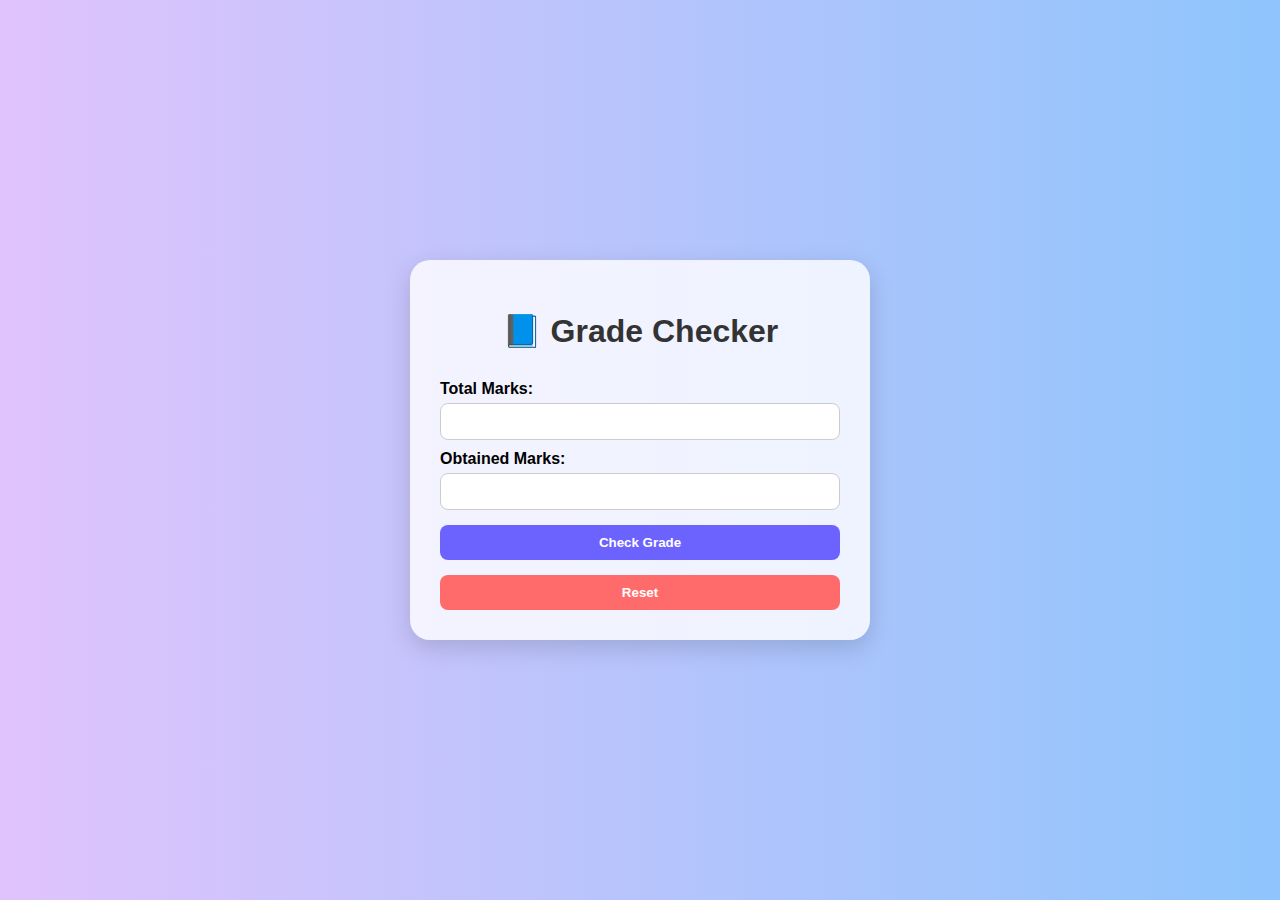
<file: Beginner-Projects/Grade_Checker_Web/index.html>
<!DOCTYPE html>
<html lang="en">
<head>
  <meta charset="UTF-8">
  <meta name="viewport" content="width=device-width, initial-scale=1.0">
  <title>Grade Checker</title>
  <link rel="stylesheet" href="style.css">
</head>
<body>
  <div class="container">
    <h1>📘 Grade Checker</h1>

    <form id="gradeForm">
      <label>Total Marks:</label>
      <input type="number" id="totalMarks" required>

      <label>Obtained Marks:</label>
      <input type="number" id="obtainedMarks" required>

      <button type="submit">Check Grade</button>
      <button type="reset" class="reset">Reset</button>
    </form>

    <div class="result-box" id="resultBox" style="display: none;">
      <p id="percentageText"></p>
      <p id="gradeText"></p>
      <div class="progress-bar">
        <div class="fill" id="progressFill"></div>
      </div>
    </div>
  </div>

  <script src="script.js"></script>
</body>
</html>
</file>
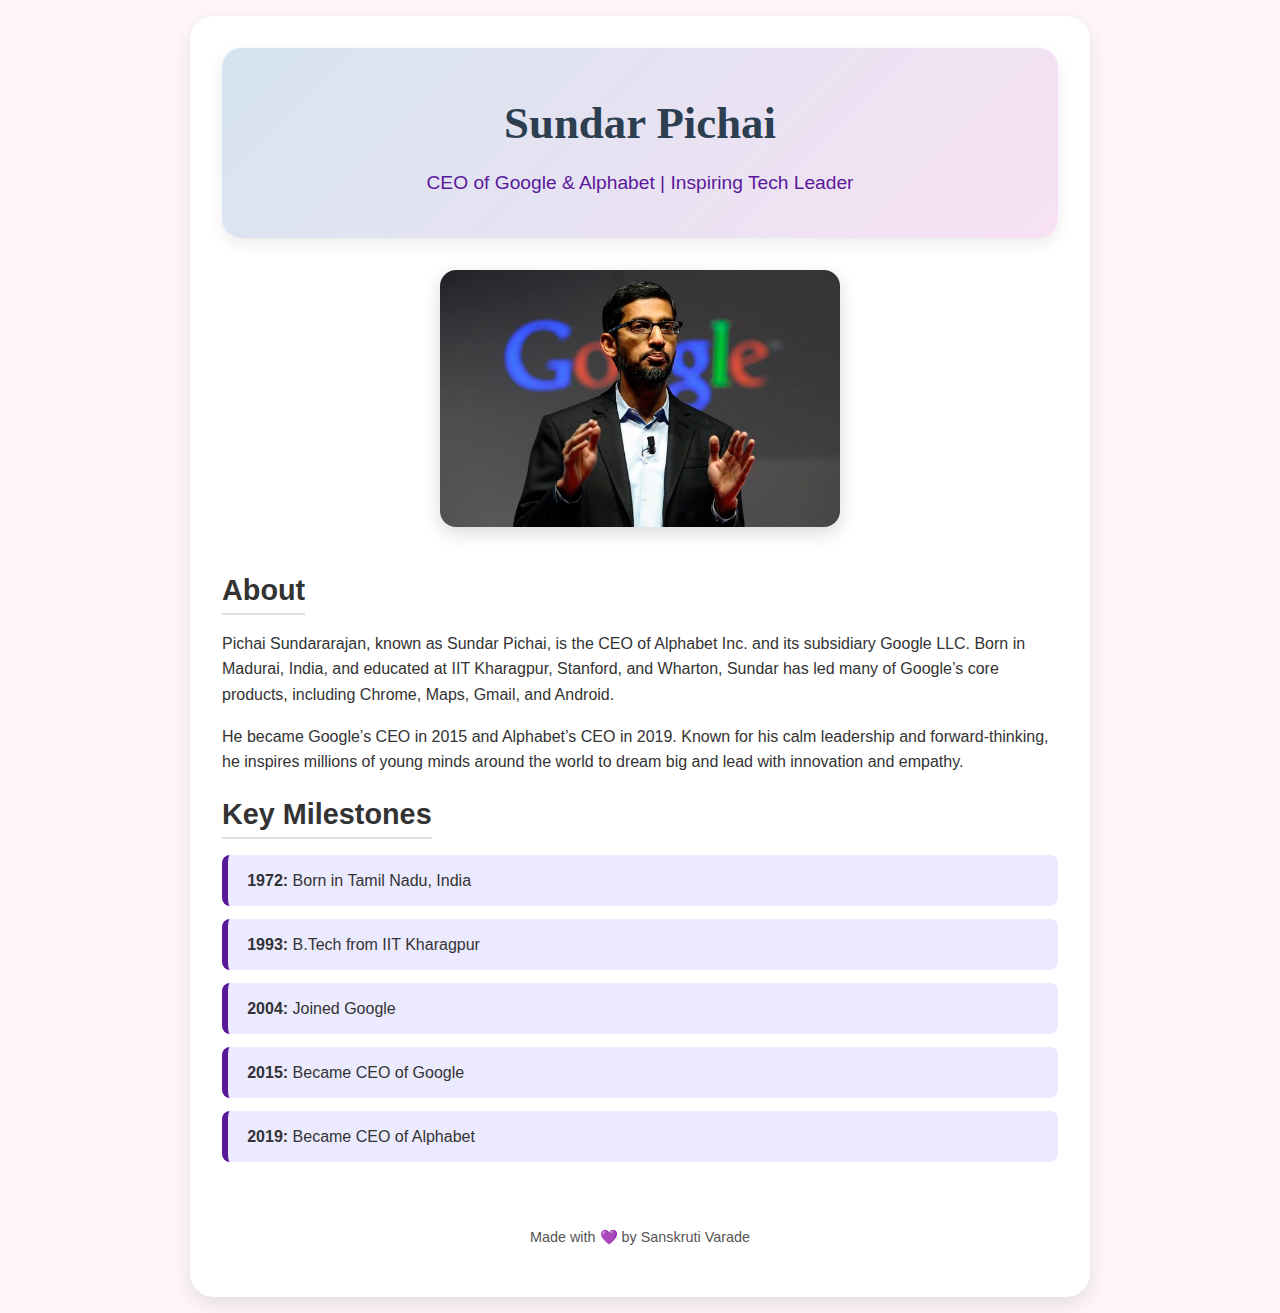
<file: Beginner-Projects/sundar-pichai-tributepage/index.html>
<!DOCTYPE html>
<html lang="en">
<head>
  <meta charset="UTF-8">
  <title>Sundar Pichai Tribute</title>
  <link rel="stylesheet" href="style.css">
</head>
<body>
  <div class="container">
    <header>
      <h1>Sundar Pichai</h1>
      <p>CEO of Google & Alphabet | Inspiring Tech Leader</p>
    </header>

    <section class="image-section">
      <img src="assets/sundar.jpeg" alt="Sundar Pichai">
    </section>

    <section class="bio">
      <h2>About</h2>
      <p>
        Pichai Sundararajan, known as Sundar Pichai, is the CEO of Alphabet Inc. and its subsidiary Google LLC. Born in Madurai, India, and educated at IIT Kharagpur, Stanford, and Wharton, Sundar has led many of Google’s core products, including Chrome, Maps, Gmail, and Android.
      </p>
      <p>
        He became Google’s CEO in 2015 and Alphabet’s CEO in 2019. Known for his calm leadership and forward-thinking, he inspires millions of young minds around the world to dream big and lead with innovation and empathy.
      </p>
    </section>

    <section class="timeline">
      <h2>Key Milestones</h2>
      <ul>
        <li><strong>1972:</strong> Born in Tamil Nadu, India</li>
        <li><strong>1993:</strong> B.Tech from IIT Kharagpur</li>
        <li><strong>2004:</strong> Joined Google</li>
        <li><strong>2015:</strong> Became CEO of Google</li>
        <li><strong>2019:</strong> Became CEO of Alphabet</li>
      </ul>
    </section>

    <footer>
      <p>Made with 💜 by Sanskruti Varade</p>
    </footer>
  </div>
</body>
</html>
</file>
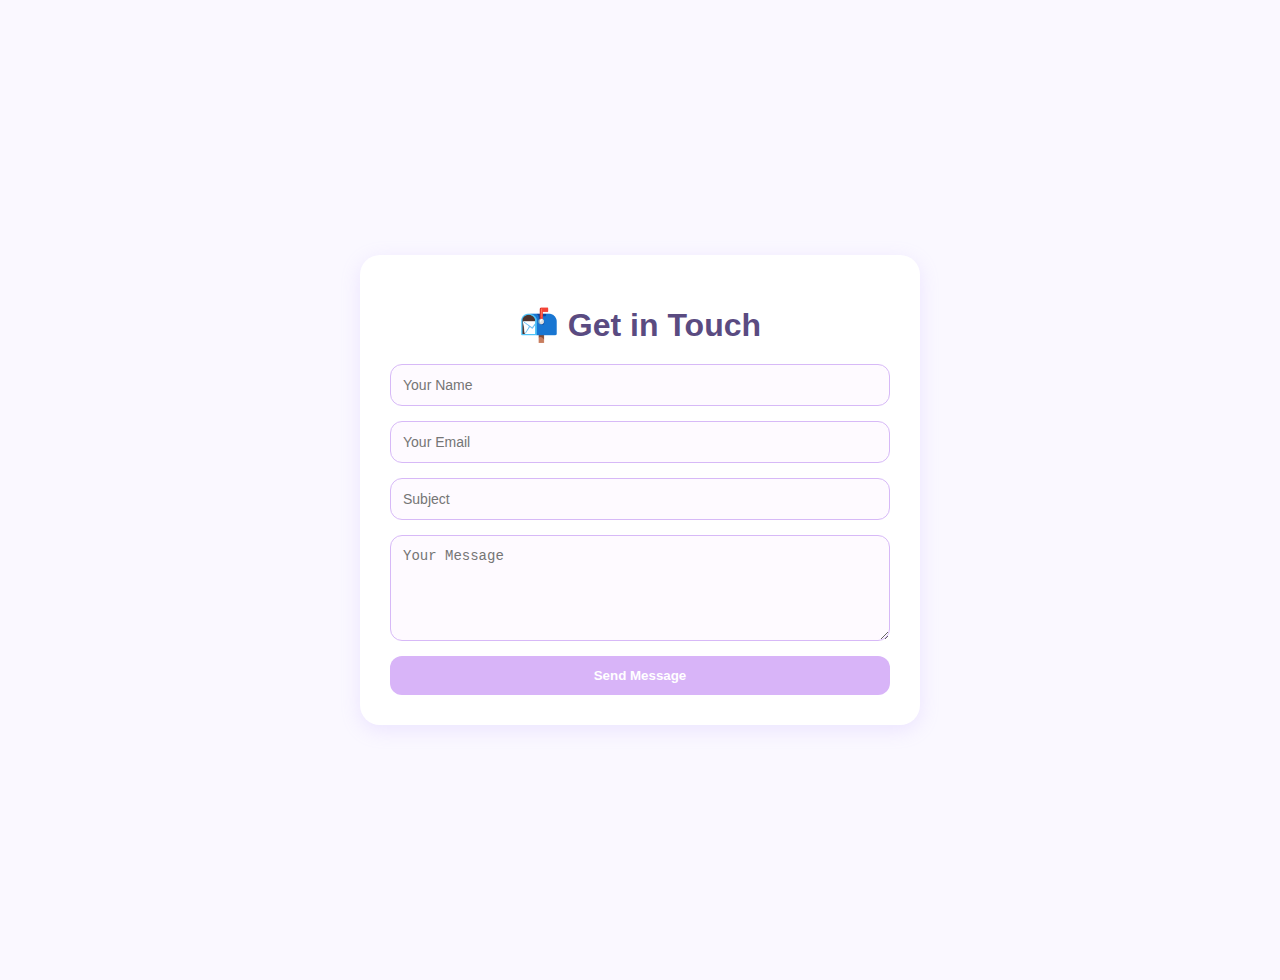
<file: Intermediate-Projects/Contact-Form/index.html>
<!DOCTYPE html>
<html lang="en">
<head>
  <meta charset="UTF-8" />
  <meta name="viewport" content="width=device-width, initial-scale=1.0"/>
  <title>Contact Us</title>
  <link rel="stylesheet" href="style.css" />
</head>
<body>
  <div class="container">
    <h1>📬 Get in Touch</h1>
    <form action="submit.php" method="POST">
      <input type="text" name="name" placeholder="Your Name" required />
      <input type="email" name="email" placeholder="Your Email" required />
      <input type="text" name="subject" placeholder="Subject" required />
      <textarea name="message" rows="5" placeholder="Your Message" required></textarea>
      <button type="submit">Send Message</button>
    </form>
  </div>
</body>
</html>
</file>
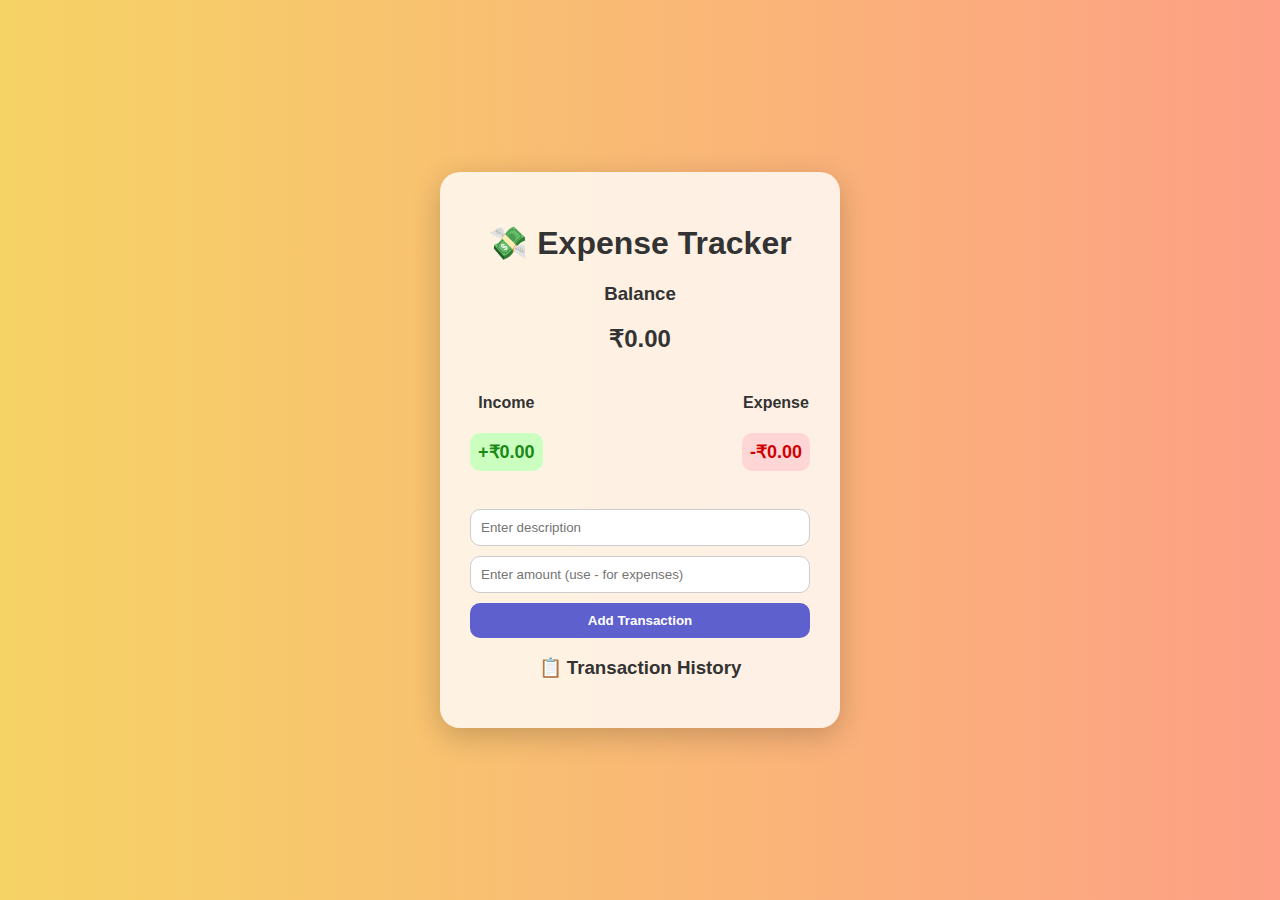
<file: Intermediate-Projects/Expense-Tracker/index.html>
<!DOCTYPE html>
<html lang="en">
<head>
  <meta charset="UTF-8" />
  <meta name="viewport" content="width=device-width, initial-scale=1.0"/>
  <title>Expense Tracker</title>
  <link rel="stylesheet" href="style.css" />
</head>
<body>
  <div class="container">
    <h1>💸 Expense Tracker</h1>
    
    <div class="balance">
      <h3>Balance</h3>
      <h2 id="balance">₹0.00</h2>
    </div>

    <div class="summary">
      <div>
        <h4>Income</h4>
        <p class="money plus" id="income">+₹0.00</p>
      </div>
      <div>
        <h4>Expense</h4>
        <p class="money minus" id="expense">-₹0.00</p>
      </div>
    </div>

    <form id="form">
      <input type="text" id="text" placeholder="Enter description" required />
      <input type="number" id="amount" placeholder="Enter amount (use - for expenses)" required />
      <button type="submit">Add Transaction</button>
    </form>

    <h3>📋 Transaction History</h3>
    <ul id="list" class="list"></ul>
  </div>

  <script src="script.js"></script>
</body>
</html>
</file>
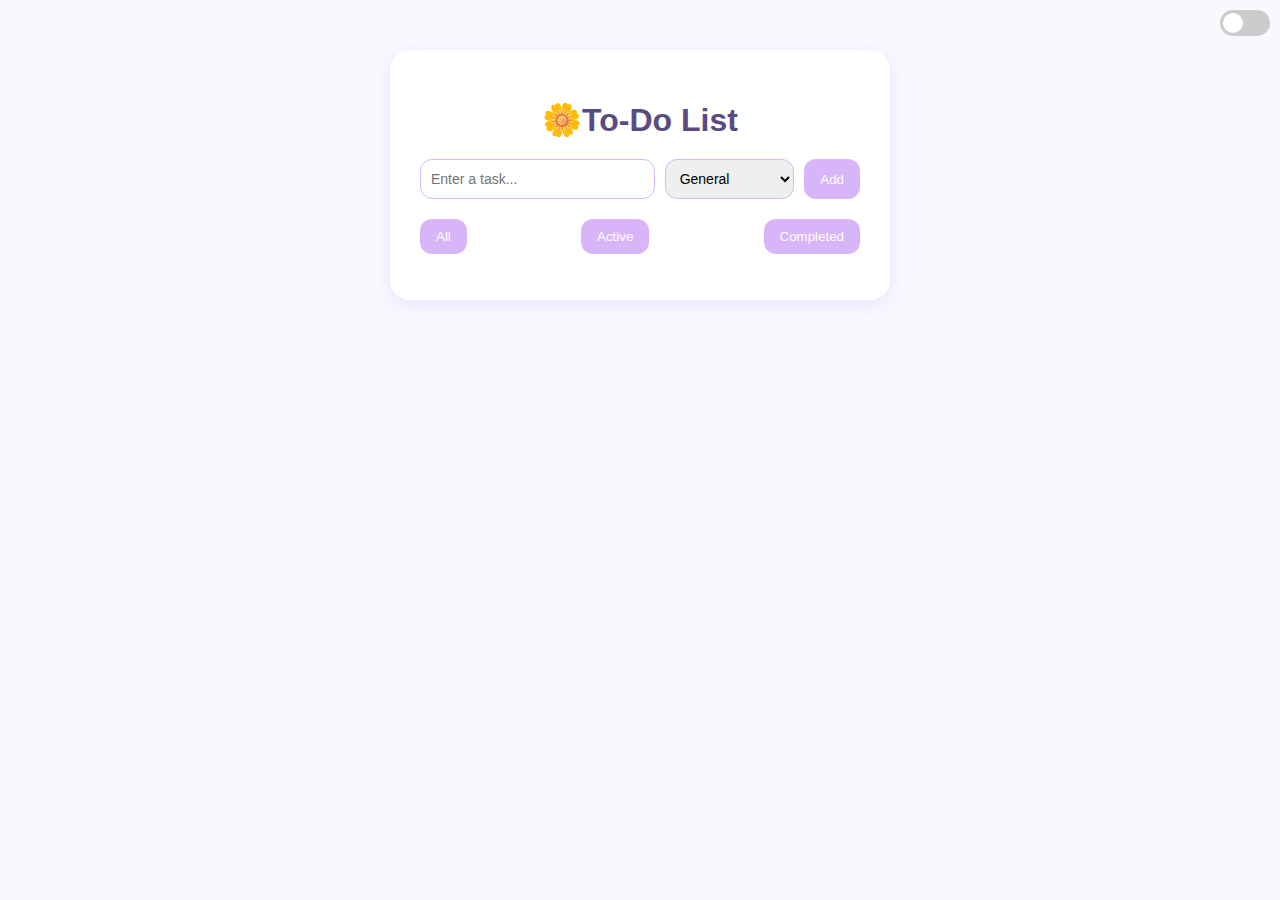
<file: Intermediate-Projects/ToDo-List/index.html>
<!DOCTYPE html>
<html lang="en">
<head>
  <meta charset="UTF-8" />
  <meta name="viewport" content="width=device-width, initial-scale=1.0"/>
  <title>Pastel To-Do List</title>
  <link rel="stylesheet" href="style.css" />
</head>
<body>
  <div class="toggle-container">
    <label class="switch">
      <input type="checkbox" id="theme-toggle">
      <span class="slider"></span>
    </label>
  </div>

  <div class="container">
    <h1>🌼To-Do List</h1>

    <div class="input-section">
      <input type="text" id="task-input" placeholder="Enter a task..." />
      <select id="category-select">
        <option value="General">General</option>
        <option value="Study">Study</option>
        <option value="Work">Work</option>
        <option value="Personal">Personal</option>
      </select>
      <button onclick="addTask()">Add</button>
    </div>

    <div class="filter-buttons">
      <button onclick="filterTasks('all')">All</button>
      <button onclick="filterTasks('active')">Active</button>
      <button onclick="filterTasks('completed')">Completed</button>
    </div>

    <ul id="task-list"></ul>
  </div>

  <script src="script.js"></script>
</body>
</html>
</file>
<file: Beginner-Projects/Grade_Checker_Web/style.css>
body {
  margin: 0;
  font-family: "Poppins", sans-serif;
  background: linear-gradient(to right, #e0c3fc, #8ec5fc);
  display: flex;
  justify-content: center;
  align-items: center;
  height: 100vh;
}

.container {
  background: #ffffffcc;
  padding: 30px;
  border-radius: 20px;
  box-shadow: 0 8px 25px rgba(0, 0, 0, 0.15);
  width: 90%;
  max-width: 400px;
}

h1 {
  text-align: center;
  margin-bottom: 20px;
  color: #333;
}

form {
  display: flex;
  flex-direction: column;
}

label {
  margin-top: 10px;
  font-weight: 600;
}

input {
  padding: 10px;
  margin-top: 5px;
  border-radius: 8px;
  border: 1px solid #ccc;
}

button {
  margin-top: 15px;
  padding: 10px;
  border: none;
  border-radius: 8px;
  background-color: #6c63ff;
  color: white;
  font-weight: bold;
  cursor: pointer;
  transition: background 0.3s;
}

button:hover {
  background-color: #5142d8;
}

button.reset {
  background-color: #ff6b6b;
}

button.reset:hover {
  background-color: #d64545;
}

.result-box {
  margin-top: 25px;
  text-align: center;
}

.progress-bar {
  height: 20px;
  width: 100%;
  background: #eee;
  border-radius: 10px;
  margin-top: 10px;
  overflow: hidden;
}

.fill {
  height: 100%;
  background: #6c63ff;
  width: 0;
  transition: width 1s;
  border-radius: 10px;
}
</file>
<file: Beginner-Projects/sundar-pichai-tributepage/style.css>
/* Base Styling */
* {
  margin: 0;
  padding: 0;
  box-sizing: border-box;
  scroll-behavior: smooth;
}

body {
  font-family: 'Poppins', sans-serif;
  background-color: #fef6f9;
  color: #333;
  line-height: 1.6;
  padding: 1rem;
}

/* Container */
.container {
  max-width: 900px;
  margin: auto;
  padding: 2rem;
  background-color: #ffffff;
  border-radius: 1.5rem;
  box-shadow: 0 8px 20px rgba(0, 0, 0, 0.1);
}

/* Header */
header {
  text-align: center;
  background: linear-gradient(135deg, #d6e4f0, #f8e1f4);
  padding: 2.5rem 1rem;
  border-radius: 1.2rem;
  box-shadow: 0 6px 15px rgba(0,0,0,0.08);
  margin-bottom: 2rem;
}

header h1 {
  font-family: 'Playfair Display', serif;
  font-size: 2.8rem;
  margin-bottom: 0.5rem;
  color: #2c3e50;
}

header p {
  font-size: 1.2rem;
  color: #5a189a;
}

/* Image Section */
.image-section {
  text-align: center;
  margin: 2rem 0;
}

.image-section img {
  width: 100%;
  max-width: 400px;
  border-radius: 1rem;
  transition: transform 0.3s ease;
  box-shadow: 0 6px 18px rgba(0, 0, 0, 0.15);
}

.image-section img:hover {
  transform: scale(1.05);
}

/* Bio */
.bio h2, .timeline h2 {
  font-size: 1.8rem;
  color: #333;
  margin-bottom: 1rem;
  border-bottom: 2px solid #ddd;
  display: inline-block;
}

.bio p {
  font-size: 1rem;
  margin-bottom: 1rem;
}

/* Timeline */
.timeline ul {
  list-style: none;
  padding: 0;
}

.timeline li {
  background-color: #eceaff;
  margin-bottom: 0.8rem;
  padding: 0.8rem 1.2rem;
  border-left: 6px solid #5a189a;
  border-radius: 0.5rem;
  transition: background 0.3s ease;
}

.timeline li:hover {
  background-color: #d6d6f5;
}

/* Footer */
footer {
  text-align: center;
  margin-top: 3rem;
  font-size: 0.9rem;
  color: #555;
  padding: 1rem;
}

/* Responsive Design */
@media (max-width: 600px) {
  header h1 {
    font-size: 2rem;
  }

  header p {
    font-size: 1rem;
  }

  .bio h2, .timeline h2 {
    font-size: 1.4rem;
  }

  .container {
    padding: 1rem;
  }

  .image-section img {
    width: 90%;
  }
}
</file>
<file: Intermediate-Projects/Contact-Form/style.css>
body {
  font-family: 'Poppins', sans-serif;
  background: #faf8ff;
  margin: 0;
  display: flex;
  justify-content: center;
  align-items: center;
  padding: 40px;
  min-height: 100vh;
}

.container {
  background: #ffffff;
  padding: 30px;
  border-radius: 20px;
  box-shadow: 0 5px 20px rgba(180, 148, 255, 0.2);
  width: 90%;
  max-width: 500px;
}

h1 {
  text-align: center;
  color: #5a4b81;
  margin-bottom: 20px;
}

form {
  display: flex;
  flex-direction: column;
}

input,
textarea {
  padding: 12px;
  margin-bottom: 15px;
  border-radius: 12px;
  border: 1px solid #d7b9f7;
  font-size: 14px;
  background-color: #fefaff;
}

input:focus,
textarea:focus {
  outline: none;
  border-color: #c084fc;
  box-shadow: 0 0 5px #e0d7ff;
}

button {
  padding: 12px;
  background-color: #d8b4f8;
  color: white;
  border: none;
  border-radius: 12px;
  font-weight: 600;
  cursor: pointer;
  transition: 0.3s;
}

button:hover {
  background-color: #c084fc;
}

/* Responsive */
@media (max-width: 480px) {
  .container {
    padding: 20px;
  }
}
</file>
<file: Intermediate-Projects/Expense-Tracker/style.css>
* {
  box-sizing: border-box;
}

body {
  margin: 0;
  font-family: 'Poppins', sans-serif;
  background: linear-gradient(to right, #f6d365, #fda085);
  display: flex;
  justify-content: center;
  align-items: center;
  min-height: 100vh;
}

.container {
  background: #ffffffcc;
  padding: 30px;
  border-radius: 20px;
  width: 90%;
  max-width: 400px;
  box-shadow: 0 8px 30px rgba(0, 0, 0, 0.2);
}

h1, h2, h3, h4 {
  text-align: center;
  color: #333;
}

.balance {
  margin: 20px 0;
}

.summary {
  display: flex;
  justify-content: space-between;
  margin-bottom: 20px;
}

.money {
  font-size: 18px;
  font-weight: bold;
  padding: 8px;
  border-radius: 10px;
  text-align: center;
}

.plus {
  background: #caffbf;
  color: #1a8917;
}

.minus {
  background: #ffd6d6;
  color: #d00000;
}

form {
  display: flex;
  flex-direction: column;
  gap: 10px;
}

input {
  padding: 10px;
  border-radius: 10px;
  border: 1px solid #ccc;
}

button {
  padding: 10px;
  border: none;
  border-radius: 10px;
  background-color: #5e60ce;
  color: #fff;
  font-weight: bold;
  cursor: pointer;
  transition: 0.3s;
}

button:hover {
  background-color: #4ea8de;
}

.list {
  list-style: none;
  padding: 0;
}

.list li {
  background: #fff;
  color: #333;
  border-right: 5px solid;
  margin: 10px 0;
  padding: 10px;
  border-radius: 8px;
  display: flex;
  justify-content: space-between;
  align-items: center;
}

.list li.plus {
  border-color: #1a8917;
}

.list li.minus {
  border-color: #d00000;
}

.delete-btn {
  background: transparent;
  border: none;
  color: #d00000;
  font-weight: bold;
  font-size: 16px;
  cursor: pointer;
}
</file>
<file: Intermediate-Projects/ToDo-List/style.css>
/* RESET + BASE */
* {
  box-sizing: border-box;
  font-family: 'Poppins', sans-serif;
  transition: 0.3s ease;
}
body {
  background-color: #faf8ff;
  margin: 0;
  padding-top: 50px;
  display: flex;
  justify-content: center;
}

/* DARK MODE */
body.dark {
  background-color: #1e1e2f;
  color: #f5f5f5;
}

/* CONTAINER */
.container {
  background: #ffffff;
  padding: 30px;
  border-radius: 20px;
  box-shadow: 0 5px 20px rgba(180, 148, 255, 0.2);
  width: 90%;
  max-width: 500px;
}

body.dark .container {
  background: #2a2a40;
}

/* HEADING */
h1 {
  text-align: center;
  color: #5a4b81;
  margin-bottom: 20px;
}
body.dark h1 {
  color: #ffccf9;
}

/* INPUT SECTION */
.input-section {
  display: flex;
  flex-wrap: wrap;
  gap: 10px;
  margin-bottom: 20px;
}

input, select {
  flex: 1 1 auto;
  padding: 10px;
  border: 1px solid #d7b9f7;
  border-radius: 12px;
  outline: none;
  font-size: 14px;
}

body.dark input, body.dark select {
  background-color: #3a3a52;
  color: #fff;
  border: 1px solid #999;
}

/* BUTTONS */
button {
  padding: 10px 16px;
  background-color: #d8b4f8;
  color: white;
  border: none;
  border-radius: 12px;
  cursor: pointer;
  font-weight: 500;
}
button:hover {
  background-color: #c084fc;
}
body.dark button:hover {
  background-color: #bb86fc;
}

/* FILTER BUTTONS */
.filter-buttons {
  display: flex;
  justify-content: space-between;
  margin-bottom: 15px;
}

/* TASK LIST */
ul {
  padding: 0;
  list-style: none;
}

li {
  background: #fdf1f9;
  padding: 10px;
  border-radius: 10px;
  margin-bottom: 10px;
  display: flex;
  justify-content: space-between;
  align-items: center;
  animation: fadeIn 0.3s ease;
}

body.dark li {
  background-color: #3f3f59;
}

li.completed {
  text-decoration: line-through;
  opacity: 0.6;
}

@keyframes fadeIn {
  from { opacity: 0; transform: translateY(10px); }
  to { opacity: 1; transform: translateY(0); }
}

/* DARK MODE TOGGLE */
.toggle-container {
  position: absolute;
  top: 10px;
  right: 10px;
}

.switch {
  position: relative;
  display: inline-block;
  width: 50px;
  height: 26px;
}
.switch input {
  opacity: 0;
  width: 0;
  height: 0;
}
.slider {
  position: absolute;
  top: 0; left: 0; right: 0; bottom: 0;
  background-color: #ccc;
  border-radius: 34px;
  cursor: pointer;
}
.slider:before {
  position: absolute;
  content: "";
  height: 20px; width: 20px;
  left: 3px;
  bottom: 3px;
  background-color: white;
  border-radius: 50%;
  transition: 0.3s;
}
input:checked + .slider {
  background-color: #a279bb;
}
input:checked + .slider:before {
  transform: translateX(24px);
}

/* RESPONSIVE */
@media (max-width: 480px) {
  .input-section {
    flex-direction: column;
  }
  button {
    width: 100%;
  }
}
</file>
